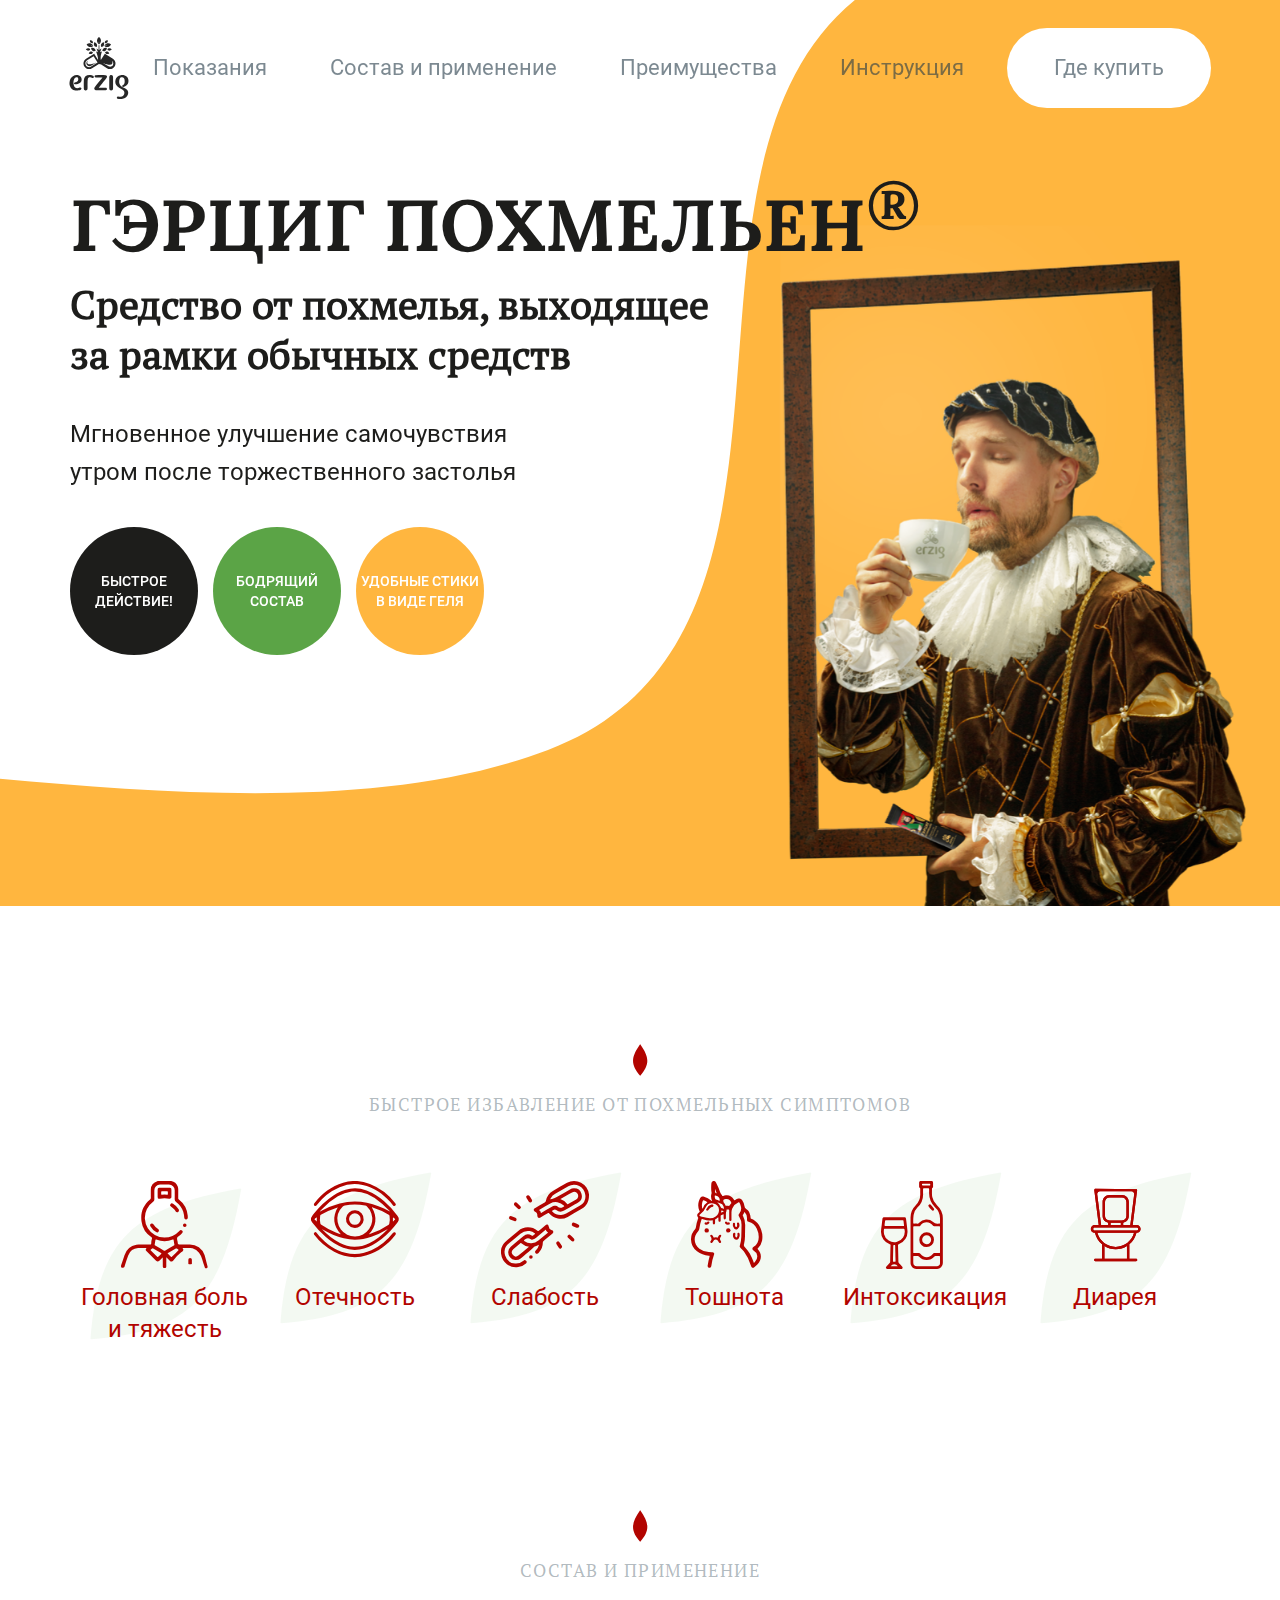
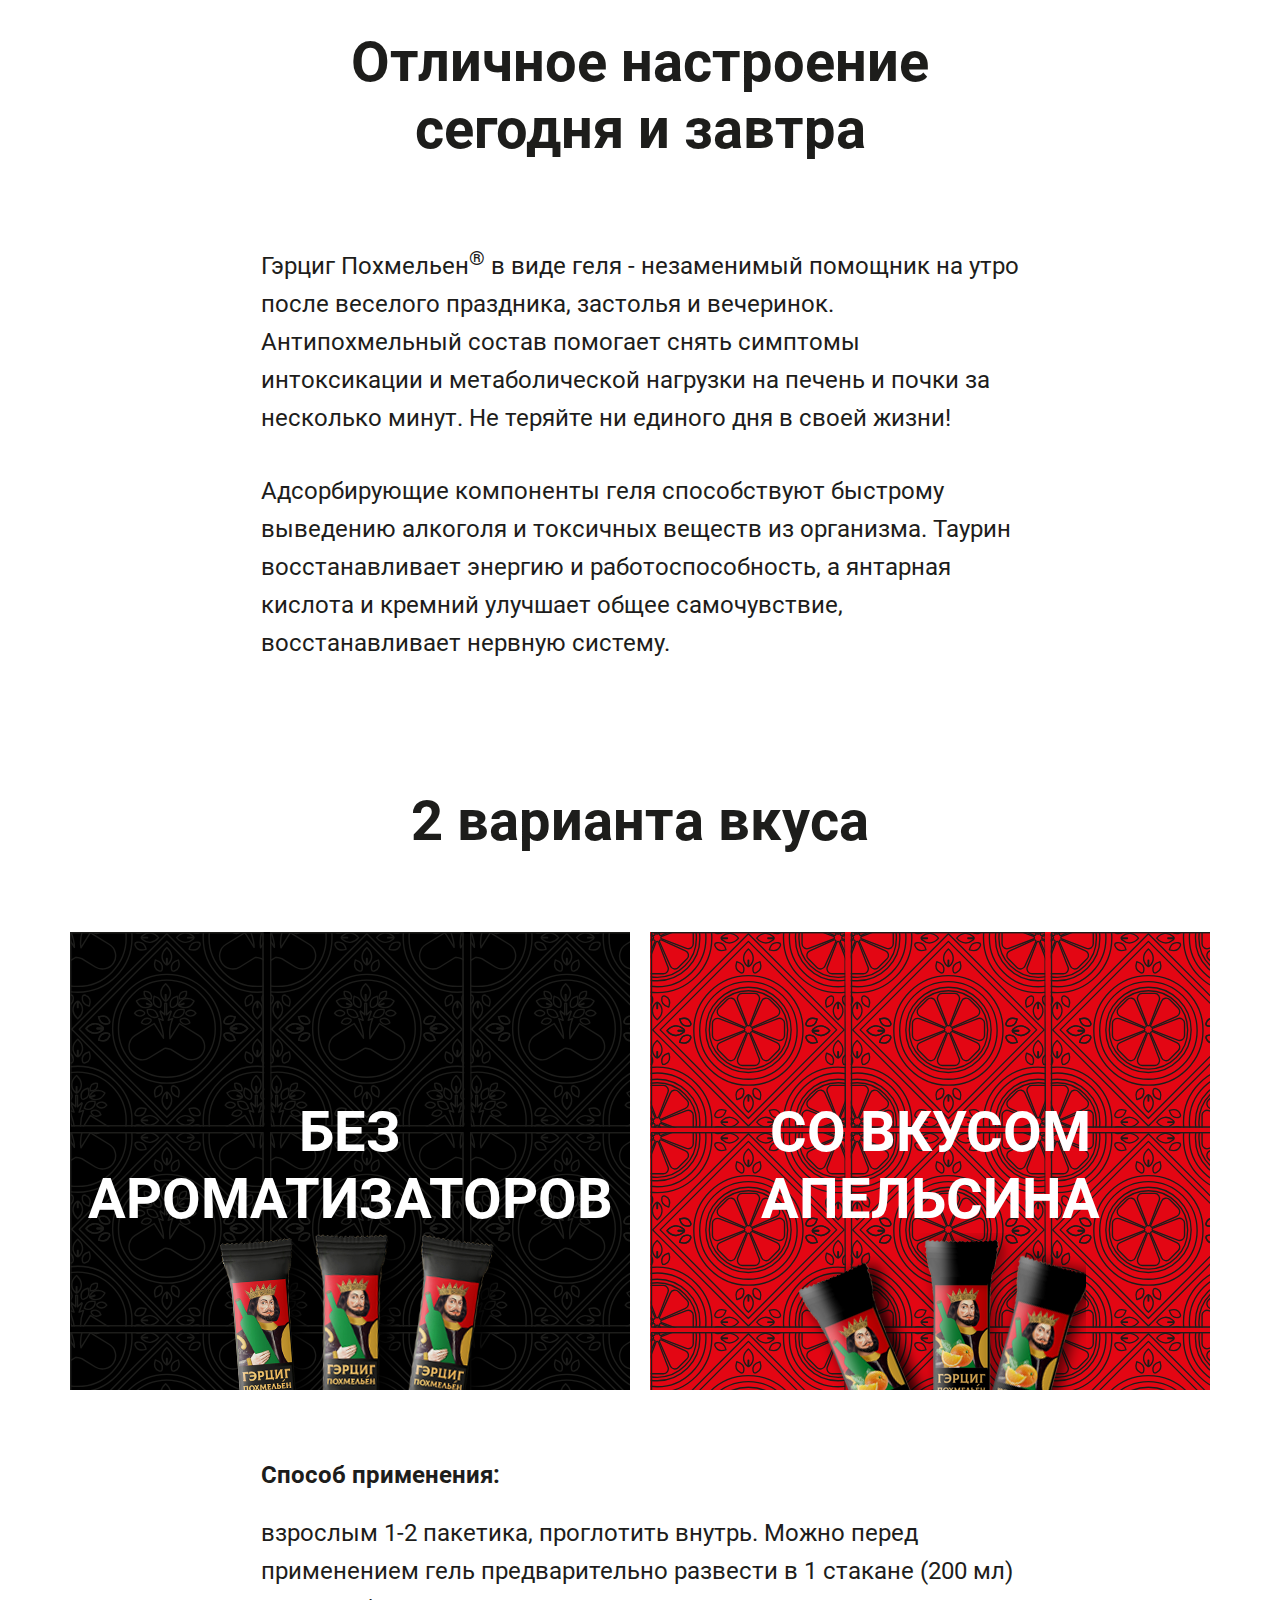
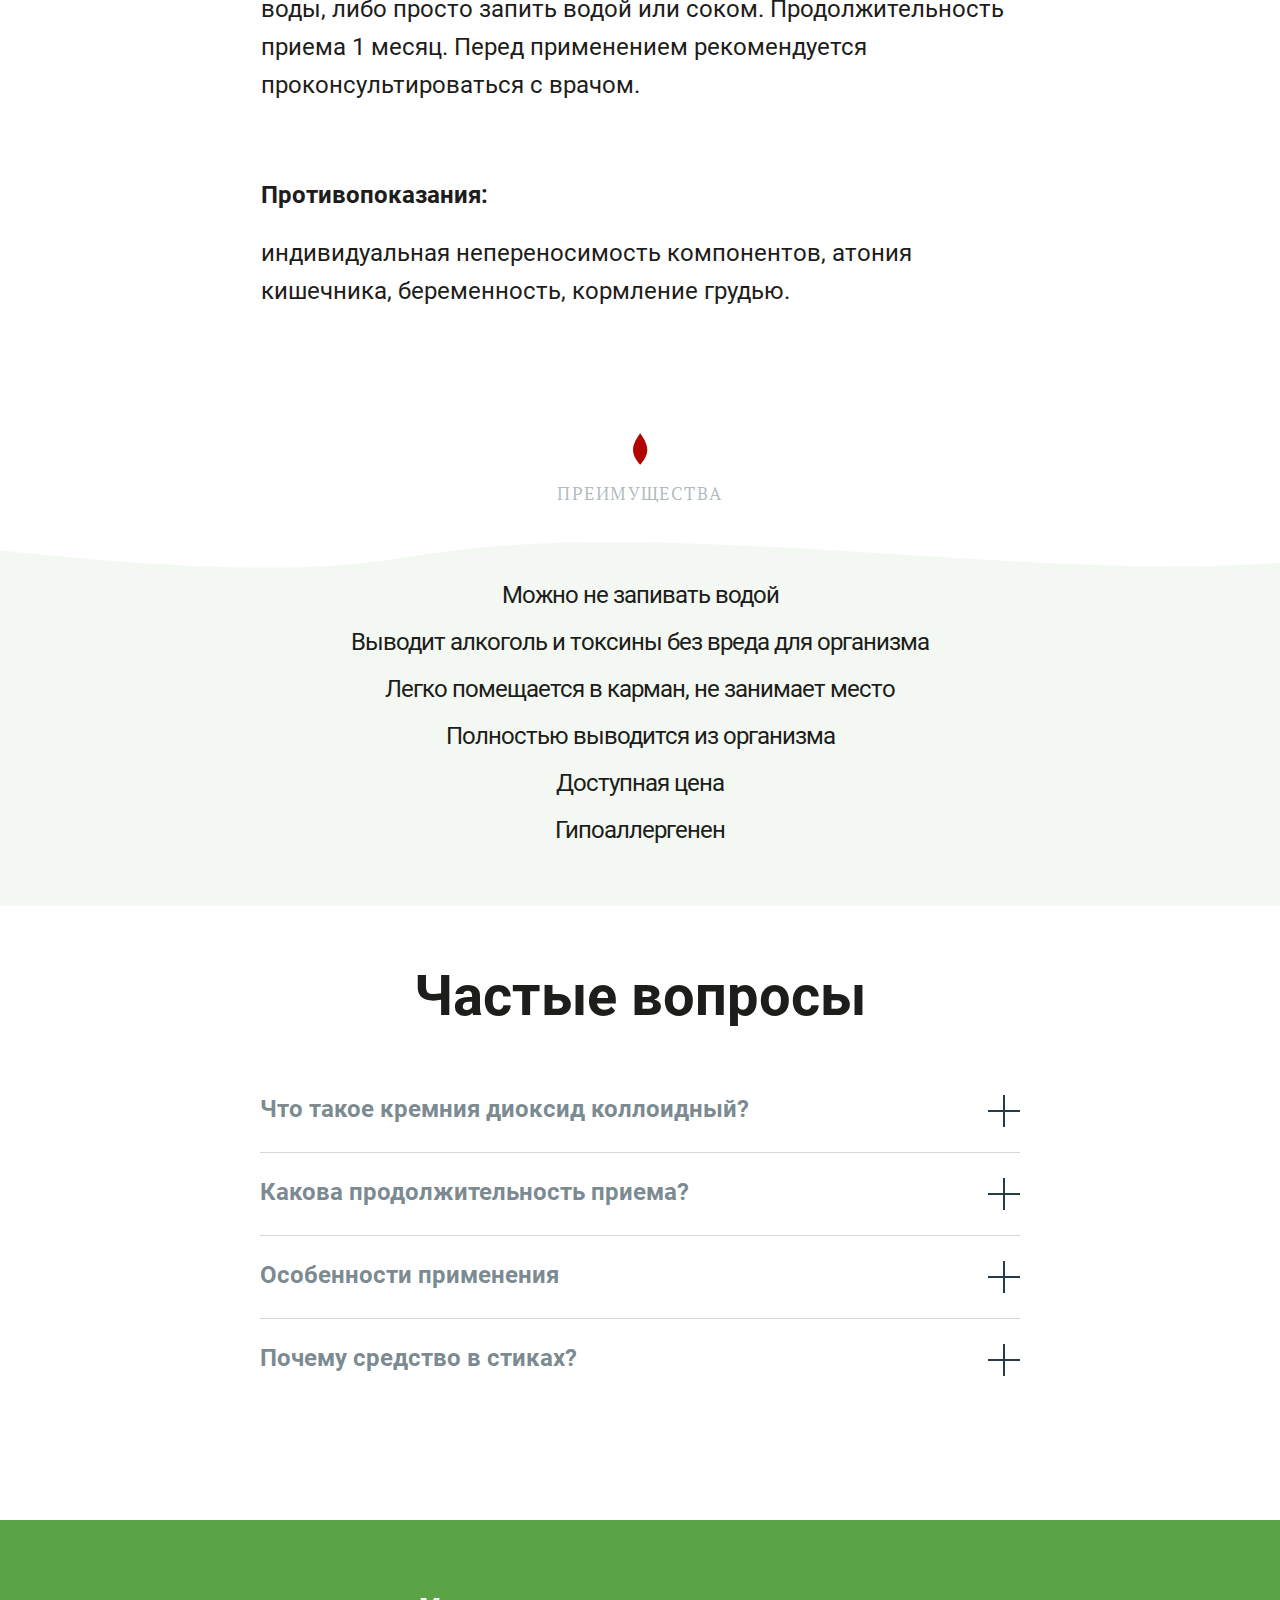
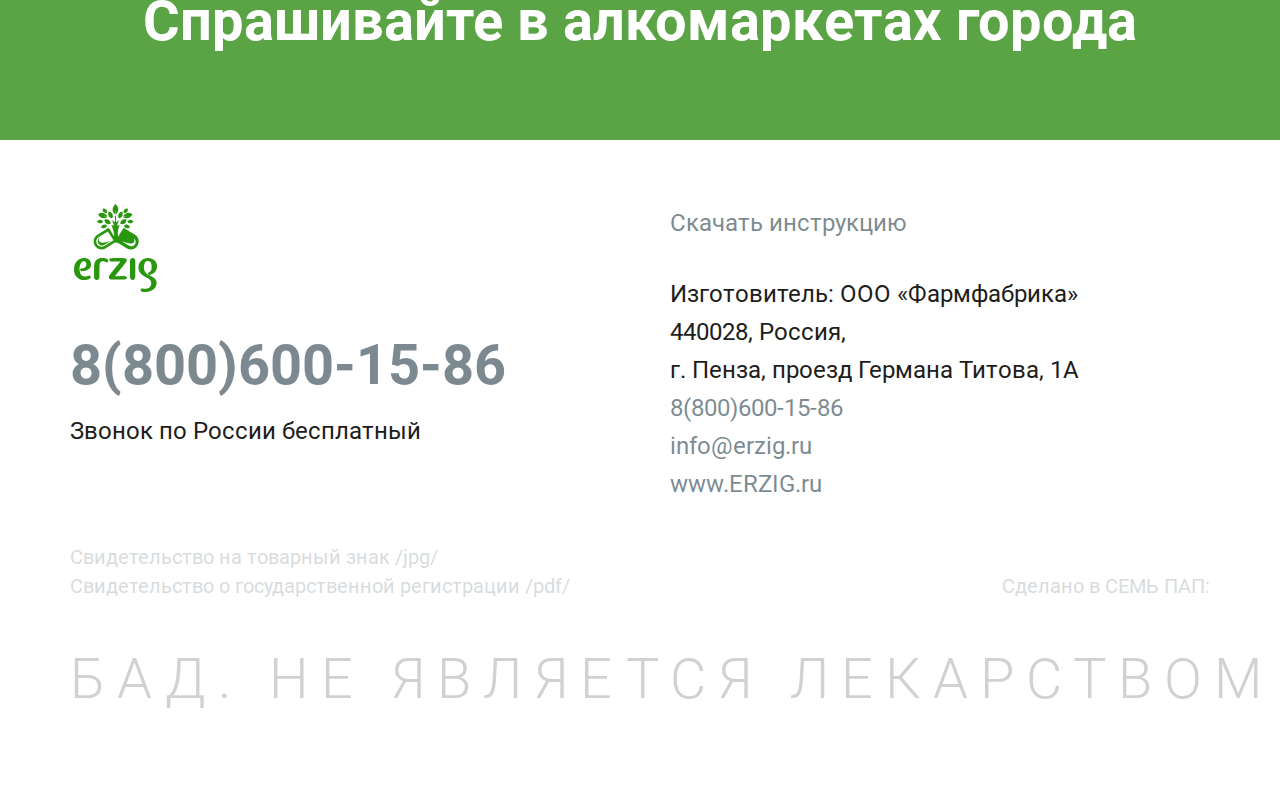
<file: index.html>
<!DOCTYPE html>
<html lang="ru">

<head>
    <meta charset="utf-8" />
    <title>Гэрциг Похмельен - современное средство от похмелья в виде геля</title>

    <link rel="stylesheet" href="css/fonts.css" />
    <link rel="stylesheet" href="css/styles.css" />
    <link rel="stylesheet" href="js/slick/slick.css" />
    <link rel="stylesheet" href="js/mcustomscrollbar/jquery.mCustomScrollbar.css" />
    <link rel="stylesheet" href="js/fancybox/jquery.fancybox.min.css" />

    <meta http-equiv="x-ua-compatible" content="ie=edge" />
    <meta name="viewport" content="width=device-width, initial-scale=1" />
</head>

<body>

    <!-- wrapper -->
    <div class="wrapper">

        <header>
            <div class="logo"></div>
            <div class="nav">
                <ul>
                    <li><a href="#indications">Показания</a></li>
                    <li><a href="#composition">Состав и применение</a></li>
                    <li><a href="#prefs">Преимущества</a></li>
                    <li><a href="#composition-text">Инструкция</a></li>
                    <li><a href="#buy">Где купить</a></li>
                </ul>
            </div>
        </header>

        <!-- slider -->
        <div class="slider">
            <div class="slider-bg">
                <svg width="1920" height="906" viewBox="0 0 1920 906" fill="none" xmlns="http://www.w3.org/2000/svg">
                    <path
                        d="M-16 905.998L-84 686C-84 686 268 898 320 798C372 698 880 867.005 1188 750C1496 632.995 1276 154 1508 -9.99997C1740 -174 2080 -37.9999 2080 -37.9999L1996 905.998H-16Z"
                        fill="#e2f2fb" />
                </svg>
            </div>
            <div class="slider-bg-mobile">
                <svg width="320" height="411" viewBox="0 0 320 411" fill="none" xmlns="http://www.w3.org/2000/svg" preserveAspectRatio="none">
                    <path
                        d="M1.09242 411L-10 239.527C-10 239.527 47.4196 281.419 55.902 261.659C64.3845 241.898 123.758 284.78 174 261.659C224.242 238.538 204.396 45.9924 284 11C363.604 -23.9924 366 43 366 43C447 147.541 376.534 294.321 329.298 411H1.09242Z"
                        fill="#e2f2fb" /> 
                </svg>
            </div>
            <div class="slider-list">
                <div class="slider-item">
                    <div class="slider-item-inner" data-flavor="#ffb63f" data-bg="#ffb63f">
                        <img class="slider-item-img-1" src="images/slider_1.png" alt="" />
                    </div>
                </div>
                <div class="slider-item">
                    <div class="slider-item-inner" data-flavor="#B20400" data-bg="#B20400">
                        <img class="slider-item-img-2" src="images/slider_2.png" alt="" />
                    </div>
                </div>
                <!-- <div class="slider-item">
                    <div class="slider-item-inner" data-flavor="#b74458" data-bg="#f0e8ea">
                        <img src="images/slider-3.png" alt="" />
                    </div>
                </div>
                <div class="slider-item">
                    <div class="slider-item-inner" data-flavor="#6ab74e" data-bg="#def4c4">
                        <img src="images/slider-4.png" alt="" />
                    </div>
                </div>
                <div class="slider-item">
                    <div class="slider-item-inner" data-flavor="#d71921" data-bg="#fae8e5">
                        <img src="images/slider-5.png" alt="" />
                    </div>
                </div>
                <div class="slider-item">
                    <div class="slider-item-inner" data-flavor="#b75333" data-bg="#f1e6dd">
                        <img src="images/slider-6.png" alt="" />
                    </div>
                </div> -->
            </div>
            <div class="slider-container">
                <div class="container">
                    <div class="slider-content">
                        
                        <h1 class="slider-title">ГЭРЦИГ ПОХМЕЛЬЕН<span><sup>®</sup></span></h1> <div class="slider-title slider-subtitle">Средство от похмелья, выходящее за рамки обычных средств</div>
                        <div class="slider-text">
                            Мгновенное улучшение самочувствия утром после торжественного застолья</div>
                        <div class="slider-prefs">
                            <div class="slider-pref"><span>Быстрое действие!</span></div>
                            <div class="slider-pref"><span>Бодрящий состав</span></div>
                            <div class="slider-pref"><span>Удобные стики в виде геля</span></div>
                        </div>
                    </div>
                </div>
            </div>
        </div>
        <!-- slider END -->

        <!-- indications -->
        <div class="indications" id="indications">
            <div class="container">
                <div class="section-title"><svg>
                    <use xlink:href="images/sprite.svg#dot"></use>
                </svg>Быстрое избавление от похмельных симптомов</div>
                <div class="indications-list">
                    <div class="indications-item">
                        <div class="indications-item-bg"><svg>
                                <use xlink:href="images/sprite.svg#dot"></use>
                            </svg></div>
                        <div class="indications-item-icon"><svg>
                                <use xlink:href="images/sprite.svg#indication-7"></use>
                            </svg></div>
                        <div class="indications-item-title">Головная боль<br> и тяжесть</div>
                    </div>
                    <div class="indications-item">
                        <div class="indications-item-bg"><svg>
                                <use xlink:href="images/sprite.svg#dot"></use>
                            </svg></div>
                        <div class="indications-item-icon"><svg>
                                <use xlink:href="images/sprite.svg#indication-8"></use>
                            </svg></div>
                        <div class="indications-item-title">Отечность</div>
                    </div>
                    <div class="indications-item">
                        <div class="indications-item-bg"><svg>
                                <use xlink:href="images/sprite.svg#dot"></use>
                            </svg></div>
                        <div class="indications-item-icon"><svg>
                                <use xlink:href="images/sprite.svg#indication-9"></use>
                            </svg></div>
                        <div class="indications-item-title">Слабость</div>
                    </div>
                    <div class="indications-item">
                        <div class="indications-item-bg"><svg>
                                <use xlink:href="images/sprite.svg#dot"></use>
                            </svg></div>
                        <div class="indications-item-icon"><svg>
                                <use xlink:href="images/sprite.svg#indication-10"></use>
                            </svg></div>
                        <div class="indications-item-title">Тошнота</div>
                    </div>
                    <div class="indications-item">
                        <div class="indications-item-bg"><svg>
                                <use xlink:href="images/sprite.svg#dot"></use>
                            </svg></div>
                        <div class="indications-item-icon"><svg>
                                <use xlink:href="images/sprite.svg#indication-11"></use>
                            </svg></div>
                        <div class="indications-item-title">Интоксикация</div>
                    </div>
                    <div class="indications-item">
                        <div class="indications-item-bg"><svg>
                                <use xlink:href="images/sprite.svg#dot"></use>
                            </svg></div>
                        <div class="indications-item-icon"><svg>
                                <use xlink:href="images/sprite.svg#indication-6"></use>
                            </svg></div>
                        <div class="indications-item-title">Диарея</div>
                    </div>
                </div>
            </div>
        </div>
        <!-- indications END -->

        <!-- composition -->
        <div class="composition" id="composition">
            <div class="container">
                <div class="section-title"><svg>
                        <use xlink:href="images/sprite.svg#dot"></use>
                    </svg>Состав и применение</div>
                <div class="composition-title">Отличное настроение сегодня и завтра</div>
                <div class="composition-text">
                    <p>Гэрциг Похмельен<sup>®</sup> в виде геля - незаменимый помощник на утро после веселого праздника, застолья и вечеринок. Антипохмельный состав помогает снять симптомы интоксикации и метаболической нагрузки на печень и почки за несколько минут. Не теряйте ни единого дня в своей жизни!</p>
                    <p>Адсорбирующие компоненты геля способствуют быстрому выведению алкоголя и токсичных веществ из организма. Таурин восстанавливает энергию и работоспособность, а янтарная кислота и кремний улучшает общее самочувствие, восстанавливает нервную систему.</p>
                </div>
                <div class="composition-forms-title">2 варианта вкуса</div>
                <div class="composition-forms">
                    <div class="composition-form">
                        <div class="composition-form-container">
                            <div class="composition-form-name">Без ароматизаторов</div>
                            <div class="composition-form-img"><img src="images/composition-form-1.png" alt="" /></div>
                        </div>
                    </div>
                    <div class="composition-form">
                        <div class="composition-form-container">
                            <div class="composition-form-name">Со вкусом апельсина</div>
                            <div class="composition-form-img"><img src="images/composition-form-2.png" alt="" /></div>
                        </div>
                    </div>
                </div>
                <div class="composition-text" id="composition-text">
                    <p><strong>Способ применения:</strong></p>
                    <p>взрослым 1-2 пакетика, проглотить внутрь. Можно перед применением гель предварительно развести в 1 стакане (200 мл) воды, либо просто запить водой или соком. Продолжительность приема 1 месяц. Перед применением рекомендуется проконсультироваться с врачом.</p>
                    <p><strong>Противопоказания:</strong></p>
                    <p>индивидуальная непереносимость компонентов, атония кишечника, беременность, кормление грудью.</p>
                </div>
            </div>
        </div>
        <!-- composition END -->

        <!-- prefs -->
        <div class="prefs" id="prefs">
            <div class="container">
                <div class="section-title"><svg>
                        <use xlink:href="images/sprite.svg#dot"></use>
                    </svg>Преимущества</div>
                    <div class="flavors-slider-bg">
                        <svg width="1920" height="865" viewBox="0 0 1920 865" fill="none" xmlns="http://www.w3.org/2000/svg" preserveAspectRatio="none">
                            <path d="M2080 201.151L1960 864.221H-55.9997C-55.9997 864.221 -79.9982 412.22 -131.999 128.22C-183.999 -155.78 420.001 227.226 728.001 110.221C1036 -6.78389 1500 246.255 1766 58.2203C2032 -129.814 2080 201.151 2080 201.151Z" fill="#ffb63f"></path>
                        </svg>
                    </div>
                <div class="prefs-list">
                    
                    <div class="prefs-item">
                        
                        <div class="prefs-item-title">Можно не запивать водой</div>
                    </div>
                    <div class="prefs-item">
                        
                        <div class="prefs-item-title">Выводит алкоголь и токсины без вреда для организма</div>
                    </div>
                    <div class="prefs-item">
                        
                        <div class="prefs-item-title">Легко помещается в карман, не занимает место</div>
                    </div>
                    <div class="prefs-item">
                        
                        <div class="prefs-item-title">Полностью выводится из организма</div>
                    </div>
                    <div class="prefs-item">
                        
                        <div class="prefs-item-title">Доступная цена</div>
                    </div>
                    <div class="prefs-item">
                        
                        <div class="prefs-item-title">Гипоаллергенен</div>
                    </div>
                </div>
            </div>
        </div>
        <!-- prefs END -->

        <!-- flavors -->
        <!-- <div class="flavors">
            <div class="flavors-title">Выбери свой гель</div>
            <div class="flavors-slider">
                <div class="flavors-slider-bg">
                    <svg width="1920" height="865" viewBox="0 0 1920 865" fill="none"
                        xmlns="http://www.w3.org/2000/svg">
                        <path
                            d="M2080 201.151L1960 864.221H-55.9997C-55.9997 864.221 -79.9982 412.22 -131.999 128.22C-183.999 -155.78 420.001 227.226 728.001 110.221C1036 -6.78389 1500 246.255 1766 58.2203C2032 -129.814 2080 201.151 2080 201.151Z"
                            fill="#fbe8a6" />
                    </svg>
                </div>
                <div class="flavors-slider-bg-mobile">
                    <svg width="320" height="862" viewBox="0 0 320 862" fill="none" xmlns="http://www.w3.org/2000/svg">
                        <path
                            d="M355 94.3451L334.902 862H-2.74329C-2.74329 862 -6.76263 193.551 -15.4718 60.0662C-24.1811 -73.4188 76.9787 106.601 128.563 51.6063C180.148 -3.38799 257.86 115.545 302.411 27.1652C346.961 -61.2145 355 94.3451 355 94.3451Z"
                            fill="#FBE8A6" />
                    </svg>
                </div>
                <div class="flavors-slider-img">
                    <div class="flavors-slider-img-list">
                        <div class="flavors-slider-img-item">
                            <div class="flavors-slider-img-item-inner" data-bg="#fbe8a6"><img
                                    src="images/flavors-01.png" alt="" /></div>
                        </div>
                        <div class="flavors-slider-img-item">
                            <div class="flavors-slider-img-item-inner" data-bg="#f0e8ea"><img
                                    src="images/flavors-02.png" alt="" /></div>
                        </div>
                        <div class="flavors-slider-img-item">
                            <div class="flavors-slider-img-item-inner" data-bg="#def4c4"><img
                                    src="images/flavors-03.png" alt="" /></div>
                        </div>
                        <div class="flavors-slider-img-item">
                            <div class="flavors-slider-img-item-inner" data-bg="#fae8e5"><img
                                    src="images/flavors-04.png" alt="" /></div>
                        </div>
                        <div class="flavors-slider-img-item">
                            <div class="flavors-slider-img-item-inner" data-bg="#e2f2fb"><img
                                    src="images/flavors-05.png" alt="" /></div>
                        </div>
                        <div class="flavors-slider-img-item">
                            <div class="flavors-slider-img-item-inner" data-bg="#f1e6dd"><img
                                    src="images/flavors-06.png" alt="" /></div>
                        </div>
                        <div class="flavors-slider-img-item">
                            <div class="flavors-slider-img-item-inner flavors-slider-img-item-inner-stick"
                                data-bg="#fbe8a6"><img src="images/flavors-07.png" alt="" /></div>
                        </div>
                        <div class="flavors-slider-img-item">
                            <div class="flavors-slider-img-item-inner flavors-slider-img-item-inner-stick"
                                data-bg="#f0e8ea"><img src="images/flavors-08.png" alt="" /></div>
                        </div>
                        <div class="flavors-slider-img-item">
                            <div class="flavors-slider-img-item-inner flavors-slider-img-item-inner-stick"
                                data-bg="#def4c4"><img src="images/flavors-09.png" alt="" /></div>
                        </div>
                        <div class="flavors-slider-img-item">
                            <div class="flavors-slider-img-item-inner flavors-slider-img-item-inner-stick"
                                data-bg="#fae8e5"><img src="images/flavors-10.png" alt="" /></div>
                        </div>
                        <div class="flavors-slider-img-item">
                            <div class="flavors-slider-img-item-inner flavors-slider-img-item-inner-stick"
                                data-bg="#e2f2fb"><img src="images/flavors-11.png" alt="" /></div>
                        </div>
                        <div class="flavors-slider-img-item">
                            <div class="flavors-slider-img-item-inner flavors-slider-img-item-inner-stick"
                                data-bg="#f1e6dd"><img src="images/flavors-12.png" alt="" /></div>
                        </div>
                    </div>
                </div>
                <div class="flavors-slider-text">
                    <div class="flavors-slider-text-list">
                        <div class="flavors-slider-text-item">
                            <div class="flavors-slider-text-item-inner"><span>/</span>Без аромата</div>
                        </div>
                        <div class="flavors-slider-text-item">
                            <div class="flavors-slider-text-item-inner"><span>/</span>Апельсин</div>
                        </div>
                       
                    </div>
                </div>
                
            </div>
        </div> -->
        <!-- flavors END -->

        <div class="faq">
            <div class="faq-title">Частые вопросы</div>
            <div class="faq-list">
                <div class="faq-item">
                    <div class="faq-item-title"><a href="#">Что такое кремния диоксид коллоидный?</a></div>
                    <div class="faq-item-text">Кремния диоксид коллоидный - одно из двух активных веществ, входящих в
                        состав Гэрциг Похмельен, не расщепляется и не всасывается в ЖКТ. Попадая в
                        кишечник, окружает вредоносные бактерии и выводит их из организма в неизмененном виде.</div>
                </div>
                <div class="faq-item">
                    <div class="faq-item-title"><a href="#">Какова продолжительность приема?</a></div>
                    <div class="faq-item-text">Не более месяца.</div>
                </div>
                <div class="faq-item">
                    <div class="faq-item-title"><a href="#">Особенности применения</a></div>
                    <div class="faq-item-text">Перед применением тщательно разомните стик в руках.</div>
                </div>
                
                <div class="faq-item">
                    <div class="faq-item-title"><a href="#">Почему средство в стиках?</a></div>
                    <div class="faq-item-text">Преимущества стиков:<br /> · легко брать с собой в путешествие;<br /> · компактный формат для большого застолья;<br /> · вы собираете аптечку
                        для ежедневного использования вне дома (для дамской сумочки, для автомобиля, на рабочем месте и
                        т.д.).<br /></div>
                </div>
            </div>
        </div>

        <div class="buy" id="buy">Спрашивайте в&nbsp;алкомаркетах города</div>

        <footer>
            <div class="container">
                <div class="footer-left">
                    <div class="footer-logo"></div>
                    <div class="footer-phone"><a href="tel:+78006001586">8(800)600-15-86</a></div>
                    <div class="footer-phone-text">Звонок по России бесплатный</div>
                </div>
                <div class="footer-right">
                    <div class="footer-download"><a href="#" download>Скачать инструкцию</a></div>
                    <div class="footer-info">
                        <p>Изготовитель: ООО «Фармфабрика»</p>
                        <p>440028, Россия,<br /> г. Пенза, проезд Германа Титова, 1А</p>
                        <p><a href="tel:+78006001586">8(800)600-15-86</a></p>
                        <p><a href="mailto:info@erzig.ru">info@erzig.ru</a></p>
                        <p><a href="https://www.erzig.ru" target="_blank">www.ERZIG.ru</a></p>
                    </div>
                </div>
                <div class="footer-copyrights">
                    <p><a href="images/svidetelsvo-na-tovarnyj-znak.jpg" target="_blank">Свидетельство на товарный знак
                            /jpg/</a></p>
                    <p><a href="images/svidetelsvo-o-gosudarstvennoj-registracii-enterosorbent-gel-plus.pdf"
                            target="_blank">Свидетельство о государственной регистрации /pdf/</a>
                    </p>
                    <!-- <p><a href="#" data-fancybox="" data-src="#terms-popup" data-modal="true">Политика
                            конфиденциальности</a></p> -->
                    <div class="footer-developer"><a href="https://7pap.ru" target="_blank">Сделано в СЕМЬ ПАП:</a>
                    </div>
                </div>
                <div class="footer-disclamer">БАД. НЕ ЯВЛЯЕТСЯ ЛЕКАРСТВОМ</div>
            </div>
        </footer>

    </div>
    <!-- wrapper END -->

    <!-- <div id="terms-popup" class="modal" style="display: none;">
        <div class="close" data-fancybox-close><svg width="23" height="22" viewBox="0 0 23 22" fill="none"
                xmlns="http://www.w3.org/2000/svg">
                <path d="M1 1L21 21M21 1L1 21" stroke-width="2" stroke-linecap="round" />
            </svg></div>
        <div class="modal-content">
            <div class="modal-title">Политика конфиденциальности</div>
            <div class="modal-text">
                <p align="justify">Предоставляя свои персональные данные Пользователь/ Покупатель сайта даёт согласие
                    на&nbsp;обработку, хранение и&nbsp;использование своих персональных данных на&nbsp;основании ФЗ
                    №&nbsp;152-ФЗ «О&nbsp;персональных данных» от&nbsp;27.07.2006&nbsp;г.&nbsp;в&nbsp;следующих целях:
                </p>
                <p align="justify">Регистрации Пользователя на&nbsp;сайте erzig.ru</p>
                <p align="justify">Осуществление клиентской поддержки</p>
                <p align="justify">Получения Пользователем информации о&nbsp;маркетинговых событиях</p>
                <p align="justify">Выполнение Продавцом /ООО «Эрциг» обязательств перед Покупателем</p>
                <p align="justify">Проведения аудита и&nbsp;прочих внутренних исследований с&nbsp;целью повышения
                    качества предоставляемых услуг.</p>
                <p align="justify">Под персональными данными подразумевается любая информация личного характера,
                    позволяющая установить личность Покупателя такая как:</p>
                <p align="justify">Фамилия, Имя, Отчество</p>
                <p align="justify">Дата рождения</p>
                <p align="justify">Контактный телефон</p>
                <p align="justify">Адрес электронной почты</p>
                <p align="justify">Почтовый адрес</p>
                <p align="justify">Персональные данные Покупателей хранятся исключительно на&nbsp;электронных носителях
                    и&nbsp;обрабатываются с&nbsp;использованием автоматизированных систем, за&nbsp;исключением случаев,
                    когда неавтоматизированная обработка персональных данных необходима в&nbsp;связи с&nbsp;исполнением
                    требований законодательства.</p>
                <p align="justify">Продавец обязуется не&nbsp;передавать полученные персональные данные третьим лицам,
                    за&nbsp;исключением следующих случаев:</p>
                <p align="justify">По&nbsp;запросам уполномоченных органов государственной власти&nbsp;РФ только
                    по&nbsp;основаниям и&nbsp;в&nbsp;порядке, установленным законодательством РФ</p>
                <p align="justify">Стратегическим партнерам, которые работают с&nbsp;Продавцом для предоставления
                    продуктов и&nbsp;услуг, или тем из&nbsp;них, которые помогают Продавцу реализовывать продукты
                    и&nbsp;услуги потребителям. Мы&nbsp;предоставляем третьим лицам минимальный объем персональных
                    данных, необходимый только для оказания требуемой услуги или проведения необходимой транзакции.</p>
                <p align="justify">Продавец оставляет за&nbsp;собой право вносить изменения в&nbsp;одностороннем порядке
                    в&nbsp;настоящие правила, при условии, что изменения не&nbsp;противоречат действующему
                    законодательству РФ. Изменения условий настоящих правил вступают в&nbsp;силу после
                    их&nbsp;публикации на&nbsp;Сайте.</p>
                <p align="justify">Настоящее согласие Пользователя на обработку его/ее персональных данных, указанных
                    при оформлении заявки на Сайте Продавца, направляемых (заполненных) с использованием настоящего
                    Сайта, действует с момента оформления заявки на Сайте до момента его отзыва. Согласие на обработку
                    персональных данных, указанных при оформлении заявки на Сайте, направляемых (заполненных) с
                    использованием настоящего Сайта, может быть отозвано Пользователем при подаче письменного заявления
                    (отзыва) Продавцу. Обработка персональных данных Пользователя прекращается в течение 2 месяцев с
                    момента получения Продавцом письменного заявления (отзыва) Пользователя и/или в случае достижения
                    цели обработки и уничтожается в срок и на условиях, установленных законом, если не предусмотрено
                    иное. Обезличенные персональные данные Пользователя могут использоваться Продавцом в статистических
                    (и иных исследовательских целей) после получения заявления (отзыва) согласия, а также после
                    достижения целей, для которых настоящее согласие было получено.</p>
                <p align="justify">Данный Сайт позволяет Продавцу получать информацию, содержащую персональные данные
                    Пользователя, которые могут использоваться для идентификации Пользователя («Ваши персональные
                    данные»), в случае, если Пользователь добровольно предоставляет ее Продавцу.</p>
                <p align="justify">Пользователь даёт согласие Продавцу на обработку своих персональных данных, а именно:
                    фамилия имя отчество, контактный телефон, адрес электронной почты, название компании, а также всех
                    персональных данных, которые необходимы для связи с Пользователем и для совершения сделок с
                    Пользователем.</p>
                <p align="justify">Используя сервисы Сайта, Пользователь дает свое согласие на обработку персональных
                    данных в порядке, определяемом Продавцом. Продавец информирует Пользователя, что такие действия
                    могут быть совершены заполнением соответствующей веб-формы, конклюдентными действиями или
                    акцептованием пользовательского соглашения.</p>
                <p align="justify">В целях исполнения обязательств по сделкам с Продавцом Пользователь предоставляет
                    Продавцу право осуществлять любые действия (операции) со своими персональными данными без
                    ограничения: сбор, запись, учет, систематизацию, хранение, уточнение (обновление, изменение),
                    извлечение, накопление, обезличивание, блокирование, удаление, уничтожение; использование в
                    статистических целях, в целях проведения анализа, в целях информирования Пользователя (с передачей
                    по SMS или электронной почтой) о продуктах и услугах Продавца, а также осуществлять любые иные
                    действия с учетом действующего законодательства.</p>
                <p align="justify">Данный Сайт может использовать технологию, известную как cookie-файл. Сookie-файл —
                    это сообщение, которое веб-сервер высылает на компьютер Пользователя, когда Пользователь заходит на
                    Сайт. При повторном посещении, Сайт проверит, имеется ли на компьютере Пользователя один из наших
                    сookie-файлов. Наши cookie-файлы увеличивают функциональность Сайта и помогают нам более точно
                    анализировать, как используется Сайт.</p>
                <p align="justify">Данный Сайт использует адреса Интернет-протокола (IP). IP-адрес — это номер,
                    присваиваемый компьютеру Интернет-провайдером для доступа к Интернету. Обычно IP-адрес изменяется
                    всякий раз, когда Пользователь входит в Интернет (это «динамичный» адрес). Тем не менее, если
                    используется высокоскоростное соединение, в зависимости от обстоятельств, возможно, что IP-адрес или
                    даже cookie-файл, который мы используем, содержит идентифицируемую информацию. Это происходит
                    потому, что при некоторых видах высокоскоростного соединения Ваш IP-адрес не изменяется («статичен»)
                    и может ассоциироваться с компьютером Пользователя. Мы используем IP-адрес Пользователя для
                    сообщения общей информации по использованию Сайта, а также для его доработки.</p>
                <p align="justify">Данный Сайт использует технологию для определения местоположения Пользователя.</p>
                <p align="justify">Пользователь обязано покинуть данный Сайт, если не хочет, чтобы вышеперечисленные
                    данные (cookie, данные об IP-адресе и местоположении) обрабатывались.</p>
                <p align="justify">Данный Сайт не предназначен для лиц моложе 18 лет. Мы не собираем персональные данные
                    лиц, которые по имеющейся у нас информации не достигли 18-летнего возраста. На данном Сайте, где
                    собирается информация, используется стандартное шифрование протокола защиты информации (SSL). Тем не
                    менее, чтобы воспользоваться этой опцией, браузер должен поддерживать криптографическое закрытие
                    (начиная с версии Internet Explorer 3.0 и далее). Продавец оставляет за собой право предоставлять
                    информацию государственным органам при соответствующих запросах или в случаях, предусмотренных
                    законодательством.</p>
                <p align="justify">Для удаления информации о Пользователе из наших контактных списков, необходимо
                    обращаться по следующему адресу: ООО «Эрциг», 440067, Россия, г. Пенза, а/я 550, тел.: +7 (8412)
                    39-66-38 или по е-mail:&nbsp;<a href="mailto:info@erzig.ru">info@erzig.ru</a></p>
                <p align="justify">Пользователь может продолжать получать материалы, пока ведется обновление наших
                    списков. Периодически Правила конфиденциальности веб-сайта могут обновляться. После обновления
                    данные правила будут доступны на настоящей странице.</p>
            </div>
        </div>
    </div> -->

    <script>
        var pathTemplate = './';
    </script>

    <script src="js/svg4everybody.min.js"></script>
    <script>svg4everybody();</script>

    <script src="js/jquery-3.6.0.min.js"></script>
    <script src="js/slick/slick.min.js"></script>
    <script src="js/mcustomscrollbar/jquery.mCustomScrollbar.concat.min.js"></script>
    <script src="js/fancybox/jquery.fancybox.min.js"></script>
    <script src="js/tools.js"></script>

</body>

</html>
</file>
<file: css/fonts.css>
@font-face {
    font-family: "PTSerif";
    src: url("fonts/PTSerif-Regular.woff") format("woff");
    font-weight: normal;
    font-style: normal;
    font-display: swap
}

@font-face {
    font-family: "Lora";
    src: url("fonts/Lora-Bold.woff") format("woff");
    font-weight: 700;
    font-style: normal;
    font-display: swap
}

@font-face {
    font-family: "Roboto";
    src: url("fonts/Roboto-Light.woff") format("woff");
    font-weight: 300;
    font-style: normal;
    font-display: swap
}

@font-face {
    font-family: "Roboto";
    src: url("fonts/Roboto-Regular.woff") format("woff");
    font-weight: normal;
    font-style: normal;
    font-display: swap
}

@font-face {
    font-family: "Roboto";
    src: url("fonts/Roboto-Medium.woff") format("woff");
    font-weight: 500;
    font-style: normal;
    font-display: swap
}

@font-face {
    font-family: "Roboto";
    src: url("fonts/Roboto-Bold.woff") format("woff");
    font-weight: 700;
    font-style: normal;
    font-display: swap
}
</file>
<file: css/styles.css>
*,
*::before,
*::after {
  outline: none;
  -webkit-box-sizing: border-box;
          box-sizing: border-box;
}

a {
  color: rgba(36, 59, 72, 0.6);
  -webkit-transition: color 0.2s;
  transition: color 0.2s;
  text-decoration: none;
}

a:hover {
  color: #1D1D1B;
}

html {
  min-width: 320px;
}

h1 {
  font-family: "Lora", sans-serif;
  margin: 0;
}

body {
  min-width: 320px;
  margin: 0;
  padding: 0;
  font: 24px/38px Roboto, sans-serif;
  color: #1D1D1B;
  background: #fff;
  -webkit-text-size-adjust: 100%;
  -webkit-font-smoothing: antialiased;
  -moz-osx-font-smoothing: grayscale;
  overflow-anchor: none;
}

@media (max-width: 1179px) {
  body {
    font-size: 16px;
    line-height: 23px;
  }
}

@media (min-width: 1180px) {
  img {
    border: none;
    max-width: 100%;
    height: auto;
  }
  strong, b {
    font-weight: 600;
  }
  .container {
    max-width: 1180px;
    margin: 0 auto;
    padding: 0 20px;
  }
  .container::after {
    content: "";
    display: block;
    clear: both;
  }
}

@media (max-width: 1179px) {
  .container {
    padding: 0 16px;
  }
}

.wrapper {
  width: 100%;
  min-width: 320px;
  position: relative;
  overflow: hidden;
}

header {
  position: absolute;
  left: 0;
  top: 0;
  right: 0;
  z-index: 20;
}

.logo {
  float: left;
  margin: 37px 0 0 67px;
  width: 64px;
  height: 62px;
  background: url(../images/header-logo.svg) no-repeat;
  background-size: 100% 100%;
}

@media (max-width: 1179px) {
  .logo {
    margin: 16px 0 0 16px;
    width: 37px;
    height: 36px;
  }
}

.nav {
  float: right;
  margin: 28px 69px 0 0;
}

.nav ul {
  margin: 0;
  padding: 0;
  list-style: none;
  float: left;
  font-size: 22px;
  line-height: 80px;
}

.nav ul li {
  float: left;
  margin: 0 0 0 63px;
  padding: 0;
}

.nav ul li:first-child {
  margin: 0;
}

.nav ul li:last-child {
  margin: 0 0 0 43px;
}

.nav ul li a {
  display: block;
}

.nav ul li:last-child a {
  padding: 0 47px;
  background: #fff;
  border-radius: 40px;
}

@media (max-width: 1799px) {
  .slider-item-img-1 {
    top: 225px !important;
    width: 470px;
  }
  .slider-item-img-2 {
    top: 260px !important;
    width: 525px;
  }
}

@media (max-width: 1179px) {
  .nav {
    display: none;
  }
}

.slider {
  height: 100vh;
  position: relative;
}

.slider-bg {
  position: absolute;
  left: 0;
  top: 0;
  right: 0;
  bottom: 0;
}

.slider-bg svg {
  display: block;
  position: absolute;
  right: 0;
  top: 0;
  width: 1920px;
  height: 906px;
}

.slider-bg svg path {
  -webkit-transition: fill 0.2s;
  transition: fill 0.2s;
}

.slider-bg-mobile {
  display: none;
}

.slider-list {
  position: relative;
  font-size: 0;
  line-height: 0;
  letter-spacing: -1px;
  white-space: nowrap;
}

.slider-item {
  display: inline-block;
  vertical-align: top;
  width: 100%;
}

.slider-item-inner {
  position: relative;
  height: 906px;
}

.slider-item-inner img {
  position: absolute;
  max-width: none;
  right: 30px;
  top: 100px;
  display: block;
  -webkit-transform: scale(0.85);
          transform: scale(0.85);
  -webkit-transition: -webkit-transform 0.5s;
  transition: -webkit-transform 0.5s;
  transition: transform 0.5s;
  transition: transform 0.5s, -webkit-transform 0.5s;
  -webkit-transform-origin: left center;
          transform-origin: left center;
}

.slider-list .slick-active .slider-item-inner img {
  -webkit-transform: scale(1);
          transform: scale(1);
}

.slider-list .slick-prev,
.slider-list .slick-next {
  display: block;
  position: absolute;
  z-index: 2;
  top: 593px;
  width: 34px;
  height: 58px;
  border: none;
  border-radius: 0;
  margin: 0;
  padding: 0;
  outline: none;
  -webkit-appearance: none;
  cursor: pointer;
  background: none;
}

.slider-list .slick-prev {
  right: 520px;
}

.slider-list .slick-next {
  right: 441px;
}

.slider-list .slick-prev svg,
.slider-list .slick-next svg {
  display: block;
  width: 34px;
  height: 58px;
  fill: #fff;
}

.slider-list .slick-dots {
  position: absolute;
  right: 642px;
  bottom: 150px;
  margin: 0;
  padding: 0;
  list-style: none;
  text-align: center;
  font-size: 0;
  line-height: 0;
  letter-spacing: -1px;
}

.slider-list .slick-dots li {
  margin: 0;
  padding: 0;
  display: inline-block;
  vertical-align: top;
  position: relative;
}

.slider-list .slick-dots li:nth-child(1) {
  margin: 15px 0 0 0;
}

.slider-list .slick-dots li:nth-child(2) {
  margin: 10px 0 0 43px;
  -webkit-transform: rotate(-15deg);
          transform: rotate(-15deg);
}

.slider-list .slick-dots li:nth-child(3) {
  margin: 0 0 0 36px;
  -webkit-transform: rotate(-30deg);
          transform: rotate(-30deg);
}

.slider-list .slick-dots li:nth-child(4) {
  margin: -15px 0 0 36px;
  -webkit-transform: rotate(-30deg);
          transform: rotate(-30deg);
}

.slider-list .slick-dots li:nth-child(5) {
  margin: -49px 0 0 36px;
  -webkit-transform: rotate(-30deg);
          transform: rotate(-30deg);
}

.slider-list .slick-dots li:nth-child(6) {
  margin: -80px 0 0 36px;
  -webkit-transform: rotate(-30deg);
          transform: rotate(-30deg);
}

.slider-list .slick-dots li button {
  display: block;
  position: relative;
  width: 23px;
  height: 23px;
  border-radius: 0;
  border: 0;
  background: transparent;
  margin: 0;
  padding: 0;
  outline: none;
  -webkit-appearance: none;
  cursor: pointer;
  font-size: 0;
  line-height: 0;
  text-indent: 100px;
}

.slider-list .slick-dots li button svg {
  display: block;
  width: 23px;
  height: 23px;
  fill: #e2f1fb;
  -webkit-transition: fill 0.2s, -webkit-transform 0.2s;
  transition: fill 0.2s, -webkit-transform 0.2s;
  transition: fill 0.2s, transform 0.2s;
  transition: fill 0.2s, transform 0.2s, -webkit-transform 0.2s;
}

.slider-list .slick-dots li.slick-active button svg {
  fill: #64c3ec;
  -webkit-transform: scale(1.39);
          transform: scale(1.39);
}

.slider-list .slick-dots li.slick-active:nth-child(2) button svg {
  fill: #fdaa17;
}

.slider-list .slick-dots li.slick-active:nth-child(3) button svg {
  fill: #b74458;
}

.slider-list .slick-dots li.slick-active:nth-child(4) button svg {
  fill: #6ab74e;
}

.slider-list .slick-dots li.slick-active:nth-child(5) button svg {
  fill: #d71921;
}

.slider-list .slick-dots li.slick-active:nth-child(6) button svg {
  fill: #b75333;
}

@media (max-width: 1179px) {
  .slider {
    height: 690px;
  }
  .slider-bg {
    display: none;
  }
  .slider-bg-mobile {
    display: block;
    position: absolute;
    left: 0;
    right: 0;
    bottom: 0;
  }
  .slider-bg-mobile svg {
    display: block;
    position: absolute;
    right: 0;
    bottom: 0;
    width: 100%;
    height: 411px;
  }
  .slider-bg-mobile svg path {
    -webkit-transition: fill 0.2s;
    transition: fill 0.2s;
  }
  .slider-item-inner {
    height: 690px;
  }
  .slider-item-inner img {
    right: 60px;
    top: 259px;
    width: 324px;
    height: auto;
  }
  .slider-list .slick-prev,
  .slider-list .slick-next {
    top: 501px;
    width: 17px;
    height: 29px;
  }
  .slider-list .slick-prev {
    right: 50%;
    margin-right: -85px;
  }
  .slider-list .slick-next {
    right: 50%;
    margin-right: -133px;
  }
  .slider-list .slick-prev svg,
  .slider-list .slick-next svg {
    width: 17px;
    height: 29px;
  }
  .slider-list .slick-dots {
    right: 0;
    left: 0;
    bottom: 152px;
    padding: 0 60px 0 0;
  }
  .slider-list .slick-dots li:nth-child(1) {
    margin: -10px 0 0 0;
    -webkit-transform: rotate(-24deg);
            transform: rotate(-24deg);
  }
  .slider-list .slick-dots li:nth-child(2) {
    margin: -5px 0 0 9px;
    -webkit-transform: rotate(-32deg);
            transform: rotate(-32deg);
  }
  .slider-list .slick-dots li:nth-child(3) {
    margin: -1px 0 0 9px;
    -webkit-transform: rotate(-30deg);
            transform: rotate(-30deg);
  }
  .slider-list .slick-dots li:nth-child(4) {
    margin: -1px 0 0 9px;
    -webkit-transform: rotate(-30deg);
            transform: rotate(-30deg);
  }
  .slider-list .slick-dots li:nth-child(5) {
    margin: -7px 0 0 9px;
    -webkit-transform: rotate(-30deg);
            transform: rotate(-30deg);
  }
  .slider-list .slick-dots li:nth-child(6) {
    margin: -22px 0 0 9px;
    -webkit-transform: rotate(-30deg);
            transform: rotate(-30deg);
  }
  .slider-list .slick-dots li button {
    width: 15px;
    height: 15px;
  }
  .slider-list .slick-dots li button svg {
    width: 15px;
    height: 15px;
  }
}

@media (max-width: 559px) {
  .slider-item-inner img {
    right: calc(50% - 145px);
    width: 284px;
    height: auto;
  }
  .slider-item-img-1 {
    top: 290px !important;
  }
  .slider-item-img-2 {
    top: 333px !important;
  }
}

.slider-container {
  position: absolute;
  left: 0;
  top: 171px;
  right: 0;
}

.slider-container .container::after {
  display: none;
}

.slider-content {
  float: left;
}

.slider-title {
  font-weight: 600;
  font-size: 72px;
  line-height: 67px;
  max-width: 900px;
}

.slider-subtitle {
  font-family: 'PTSerif';
  padding-top: 20px;
  font-size: 40px;
  line-height: 50px;
  max-width: 680px;
}

.slider-text {
  margin: 36px 0 0 0;
  max-width: 466px;
}

.slider-prefs {
  margin: 36px 0 0 0;
}

.slider-pref {
  float: left;
  width: 128px;
  display: table;
  margin: 0 15px 0 0;
}

.slider-pref span {
  display: table-cell;
  vertical-align: middle;
  text-align: center;
  border-radius: 50%;
  height: 128px;
  font-weight: 500;
  font-size: 14px;
  line-height: 20px;
  text-transform: uppercase;
  color: #fff;
}

.slider-pref:nth-child(1) span {
  background: #1D1D1B;
}

.slider-pref:nth-child(2) span {
  background: #5ba446;
}

.slider-pref:nth-child(3) span {
  background: #ffb63f;
  -webkit-transition: background-color 0.2s;
  transition: background-color 0.2s;
}

.slider-pref span strong {
  font-size: 48px;
  line-height: 67px;
  font-weight: 500;
  display: block;
  margin: -18px 0 -11px 0;
}

@media (max-width: 1179px) {
  .slider-container {
    left: 0;
    top: 0;
    right: 0;
  }
  .slider-content {
    float: none;
    padding: 76px 0 0 0;
  }
  .slider-title {
    font-size: 40px;
    line-height: 37px;
    max-width: none;
  }
  .slider-subtitle {
    font-size: 24px;
  }
  .slider-text {
    margin: 27px 0 0 0;
    max-width: none;
  }
  .slider-prefs {
    margin: 0;
    position: absolute;
    left: 16px;
    top: 320px;
    right: 0;
  }
  .slider-pref {
    width: 88px;
    margin: 0 12px 0 0;
  }
  .slider-pref span {
    height: 88px;
    font-size: 9px;
    line-height: 13px;
    padding: 0 12px;
  }
  .slider-pref span strong {
    font-size: 32px;
    line-height: 45px;
    margin: -13px 0 -7px 0;
  }
}

@media (max-width: 559px) {
  .slider-prefs {
    left: calc(50% - 145px);
    top: 639px;
    right: 0;
  }
  .slider-text {
    max-width: 380px;
    margin: 16px 0 0 0;
  }
  .slider-subtitle {
    font-size: 18px;
    line-height: 22px;
  }
}

.indications {
  padding: 148px 0 0 0;
}

.indications-list {
  font-size: 0;
  line-height: 0;
  letter-spacing: -1px;
  margin: 64px auto 0 auto;
}

.indications-item {
  display: inline-block;
  vertical-align: top;
  width: 16.66%;
  text-align: center;
  position: relative;
}

.indications-item-bg {
  position: absolute;
  left: 50%;
  top: 50%;
  -webkit-transform: translate(-50%, -50%);
          transform: translate(-50%, -50%);
}

.indications-item-bg svg {
  display: block;
  width: 162px;
  height: 162px;
  fill: rgba(91, 164, 70, 0.07);
}

.indications-item-icon {
  position: relative;
}

.indications-item-icon svg {
  display: block;
  margin: 0 auto;
  width: 88px;
  height: 88px;
  fill: #B20400;
}

.indications-item-title {
  margin: 12px 0 0 0;
  font-size: 24px;
  line-height: 32px;
  letter-spacing: 0;
  color: #B20400;
  position: relative;
}

@media (max-width: 1179px) {
  .indications {
    padding: 42px 0 0 0;
  }
  .indications-list {
    position: relative;
    overflow: auto;
    margin: 32px -16px;
    margin-bottom: 0;
    white-space: nowrap;
  }
  .indications-item {
    width: 111px;
    margin: 0 0 0 10px;
    height: 112px;
  }
  .indications-item:first-child {
    margin: 0 0 0 16px;
  }
  .indications-item:last-child {
    margin: 0 16px 0 10px;
  }
  .indications-item-bg svg {
    width: 88px;
    height: 88px;
  }
  .indications-item-icon svg {
    width: 60px;
    height: 60px;
  }
  .indications-item-title {
    margin: 11px 0 0 0;
    font-size: 16px;
    line-height: 16px;
  }
  .indications-list .mCSB_horizontal.mCSB_inside > .mCSB_container {
    margin: 0;
  }
  .indications-list .mCSB_scrollTools.mCSB_scrollTools_horizontal {
    opacity: 0 !important;
  }
}

@media (max-width: 559px) {
  .indications {
    padding: 95px 0 0 0;
  }
}

.section-title {
  text-align: center;
  font-family: 'PTSerif', serif;
  font-size: 18px;
  line-height: 26px;
  letter-spacing: 0.08em;
  color: rgba(36, 59, 72, 0.36);
  text-transform: uppercase;
}

.section-title svg {
  display: block;
  margin: 0 auto 19px auto;
  width: 24px;
  height: 24px;
  -webkit-transform: rotate(-45deg);
          transform: rotate(-45deg);
  fill: #B20400;
}

@media (max-width: 1179px) {
  .section-title {
    font-size: 11px;
    line-height: 17px;
  }
  .section-title svg {
    margin: 0 auto 16px auto;
    width: 16px;
    height: 16px;
  }
}

.composition {
  padding: 169px 0 0 0;
}

.composition-title {
  margin: 46px auto 0 auto;
  max-width: 800px;
  text-align: center;
  font-weight: 600;
  font-size: 56px;
  line-height: 67px;
}

.composition-text {
  margin: 76px auto 0 auto;
  max-width: 758px;
}

.composition-text p {
  margin: 35px 0 0 0;
  padding: 0;
}

.composition-forms-title {
  margin: 126px 0 0 0;
  text-align: center;
  font-weight: 600;
  font-size: 56px;
  line-height: 67px;
}

.composition-forms-title span {
  display: block;
  font-size: 144px;
  line-height: 133px;
  font-weight: normal;
  margin: 0 0 20px 0;
}

.composition-forms {
  margin: 77px 0 0 0;
}

.composition-forms::after {
  content: "";
  display: block;
  clear: both;
}

.composition-form {
  float: left;
  width: 560px;
  height: 458px;
  background-color: #000000;
  background-image: url(../images/composition-bg-first.svg);
  background-repeat: repeat;
  background-size: 200px;
  text-align: center;
  position: relative;
  overflow: hidden;
  color: #fff;
}

.composition-form:nth-child(2) {
  float: right;
  background-color: #E30613;
  background-image: url(../images/composition-bg.svg);
  background-repeat: repeat;
  background-size: 200px;
}

.composition-form-container {
  position: relative;
  top: 167px;
  -webkit-transition: top 0.2s;
  transition: top 0.2s;
}

.composition-form:hover .composition-form-container {
  top: 31px;
}

.composition-form-name {
  text-transform: uppercase;
  font-weight: 600;
  font-size: 56px;
  line-height: 67px;
}

.composition-form-img {
  margin: 0;
  line-height: 0;
  -webkit-transition: margin 0.2s;
  transition: margin 0.2s;
}

.composition-form:hover .composition-form-img {
  margin: -50px 0 0 0;
}

.composition-forms + .composition-text {
  margin-top: 66px;
}

.composition-forms + .composition-text p {
  margin: 20px 0 0 0;
}

.composition-forms + .composition-text p:nth-child(3) {
  margin: 72px 0 0 0;
}

@media (max-width: 1179px) {
  .composition {
    padding: 64px 0 0 0;
  }
  .composition-title {
    margin: 32px 0 0 0;
    max-width: none;
    text-align: left;
    font-size: 32px;
    line-height: 30px;
  }
  .composition-text {
    margin: 32px 0 0 0;
    max-width: none;
  }
  .composition-text p {
    margin: 23px 0 0 0;
  }
  .composition-forms-title {
    margin: 64px 0 0 0;
    text-align: left;
    font-size: 32px;
    line-height: 30px;
  }
  .composition-forms-title span {
    margin: 0;
  }
  .composition-forms {
    margin: 32px -16px 0 -16px;
  }
  .composition-form {
    float: none;
    width: 320px;
    margin: 0 auto;
    height: 460px;
  }
  .composition-form:nth-child(2) {
    float: none;
  }
  .composition-form-container {
    top: 40px;
  }
  .composition-form:hover .composition-form-container {
    top: 40px;
  }
  .composition-form-name {
    font-size: 40px;
    line-height: 48px;
  }
  .composition-form-img {
    margin: 32px 16px 0 16px;
  }
  .composition-form:hover .composition-form-img {
    margin: 32px 16px 0 16px;
  }
  .composition-forms + .composition-text {
    margin-top: 32px;
  }
  .composition-forms + .composition-text p {
    margin: 16px 0 0 0;
  }
  .composition-forms + .composition-text p:nth-child(3) {
    margin: 40px 0 0 0;
  }
}

@media (max-width: 559px) {
  .composition-form-name {
    font-size: 24px;
  }
}

.prefs {
  padding: 127px 0 0 0;
}

.prefs-list {
  margin: 77px 0 0 0;
  font-size: 0;
  line-height: 0;
  letter-spacing: -1px;
  white-space: nowrap;
  position: relative;
}

.prefs-item {
  text-align: center;
}

.prefs-item-bg {
  position: absolute;
  left: 50%;
  top: -12px;
  -webkit-transform: translateX(-50%);
          transform: translateX(-50%);
}

.prefs-item-title {
  margin: 23px 0 0 0;
  font-size: 24px;
  line-height: 24px;
  -webkit-transition: color 0.3s ease-in-out;
  transition: color 0.3s ease-in-out;
}

.prefs-item-title:hover {
  color: #ffb63f;
  cursor: default;
}

@media (max-width: 1179px) {
  .prefs {
    padding: 64px 0 0 0;
  }
  .prefs-list {
    position: relative;
    overflow: auto;
    margin: 42px -16px 0 -16px;
    white-space: normal;
  }
  .prefs-item {
    margin: 0 0 0 10px;
  }
  .prefs-item:first-child {
    margin: 0 0 0 16px;
  }
  .prefs-item:last-child {
    margin: 0 16px 0 10px;
  }
  .prefs-item-bg svg {
    width: 88px;
    height: 88px;
  }
  .prefs-item-icon svg {
    width: 60px;
    height: 60px;
  }
  .prefs-item-title {
    margin: 15px 0 0 0;
    font-size: 16px;
    line-height: 16px;
    padding: 0 0 10px 0;
  }
  .prefs-list .mCSB_horizontal.mCSB_inside > .mCSB_container {
    margin: 0;
  }
  .prefs-list .mCSB_scrollTools.mCSB_scrollTools_horizontal {
    opacity: 0 !important;
  }
}

@media (max-width: 481px) {
  .prefs-item:first-child {
    margin: 0;
  }
  .prefs-item:last-child {
    margin: 0;
  }
}

.flavors {
  padding: 119px 0 0 0;
}

.flavors-title {
  max-width: 657px;
  margin: 0 auto;
  text-align: center;
  font-weight: 600;
  font-size: 56px;
  line-height: 67px;
}

.flavors-title span {
  display: block;
  font-size: 144px;
  line-height: 133px;
  font-weight: normal;
  margin: 0 0 20px 0;
}

@media (max-width: 1179px) {
  .flavors {
    padding: 53px 0 0 0;
  }
  .flavors-title {
    max-width: none;
    margin: 0;
    text-align: left;
    font-size: 32px;
    line-height: 30px;
    padding: 0 16px;
  }
  .flavors-title span {
    margin: 0;
  }
}

.flavors-slider {
  margin: 30px 0 0 0;
  font-size: 0;
  line-height: 0;
  letter-spacing: -1px;
  white-space: nowrap;
  position: relative;
  height: 865px;
}

.flavors-slider-bg {
  position: relative;
  left: 0;
  top: 0;
  right: 0;
  bottom: 0;
  z-index: -100;
}

.flavors-slider-bg svg {
  display: block;
  position: absolute;
  left: 50%;
  top: 0;
  width: 1920px;
  height: 400px;
  margin-left: -960px;
}

.flavors-slider-bg svg path {
  fill: rgba(91, 164, 70, 0.07);
}

.flavors-slider-bg-mobile {
  display: none;
}

.flavors-slider-img {
  position: absolute;
  left: 0;
  top: 219px;
  right: 0;
}

.flavors-slider-img-item {
  display: inline-block;
  vertical-align: top;
  width: 100%;
  height: 320px;
  line-height: 320px;
  text-align: center;
}

.flavors-slider .slick-slide img,
.flavors-slider-img-item img {
  display: inline-block;
  vertical-align: middle;
}

.flavors-slider-img .slick-prev,
.flavors-slider-img .slick-next {
  display: block;
  position: absolute;
  z-index: 2;
  top: 50%;
  width: 34px;
  height: 58px;
  border: none;
  border-radius: 0;
  margin: -29px 0 0 0;
  padding: 0;
  outline: none;
  -webkit-appearance: none;
  cursor: pointer;
  background: none;
}

.slick-arrow {
  font-size: 0;
}

.flavors-slider-img .slick-prev {
  left: 60px;
}

.flavors-slider-img .slick-next {
  right: 60px;
}

.flavors-slider-img .slick-prev svg,
.flavors-slider-img .slick-next svg {
  display: block;
  width: 34px;
  height: 58px;
  fill: #fff;
}

.flavors-slider-img .slick-dots {
  position: absolute;
  right: 0;
  top: -160px;
  width: 50%;
  margin: 0;
  padding: 0;
  list-style: none;
  text-align: left;
  font-size: 0;
  line-height: 0;
  letter-spacing: -1px;
}

.flavors-slider-img .slick-dots li {
  margin: 0;
  padding: 0;
  display: inline-block;
  vertical-align: top;
  position: relative;
}

.flavors-slider-img .slick-dots li:nth-child(1) {
  margin: -34px 0 0 52px;
}

.flavors-slider-img .slick-dots li:nth-child(2) {
  margin: -22px 0 0 52px;
}

.flavors-slider-img .slick-dots li:nth-child(3) {
  margin: -10px 0 0 52px;
}

.flavors-slider-img .slick-dots li:nth-child(4) {
  margin: 1px 0 0 52px;
}

.flavors-slider-img .slick-dots li:nth-child(5) {
  margin: 2px 0 0 52px;
}

.flavors-slider-img .slick-dots li:nth-child(6) {
  margin: 3px 0 0 52px;
}

.flavors-slider-img .slick-dots li:nth-child(7) {
  margin: -34px 0 0 52px;
}

.flavors-slider-img .slick-dots li:nth-child(8) {
  margin: -22px 0 0 52px;
}

.flavors-slider-img .slick-dots li:nth-child(9) {
  margin: -10px 0 0 52px;
}

.flavors-slider-img .slick-dots li:nth-child(10) {
  margin: 1px 0 0 52px;
}

.flavors-slider-img .slick-dots li:nth-child(11) {
  margin: 2px 0 0 52px;
}

.flavors-slider-img .slick-dots li:nth-child(12) {
  margin: 3px 0 0 52px;
}

.flavors-slider-img .slick-dots li:nth-child(n+7) {
  display: none;
}

.flavors-slider-img .flavors-slider-img-list.half-2 .slick-dots li {
  display: none;
}

.flavors-slider-img .flavors-slider-img-list.half-2 .slick-dots li:nth-child(n+7) {
  display: inline-block;
}

.flavors-slider-img .slick-dots li button {
  display: block;
  position: relative;
  width: 23px;
  height: 23px;
  border-radius: 0;
  border: 0;
  background: transparent;
  margin: 0;
  padding: 0;
  outline: none;
  -webkit-appearance: none;
  cursor: pointer;
  font-size: 0;
  line-height: 0;
  text-indent: 100px;
}

.flavors-slider-img .slick-dots li button svg {
  display: block;
  width: 23px;
  height: 23px;
  fill: #f4eac4;
  -webkit-transition: fill 0.2s, -webkit-transform 0.2s;
  transition: fill 0.2s, -webkit-transform 0.2s;
  transition: fill 0.2s, transform 0.2s;
  transition: fill 0.2s, transform 0.2s, -webkit-transform 0.2s;
}

.flavors-slider-img .slick-dots li.slick-active button svg {
  fill: #ffcb08;
  -webkit-transform: scale(1.39);
          transform: scale(1.39);
}

.flavors-slider-img .slick-dots li.slick-active:nth-child(1) button svg {
  fill: #ffcb08;
}

.flavors-slider-img .slick-dots li.slick-active:nth-child(2) button svg {
  fill: #b74458;
}

.flavors-slider-img .slick-dots li.slick-active:nth-child(3) button svg {
  fill: #5ba446;
}

.flavors-slider-img .slick-dots li.slick-active:nth-child(4) button svg {
  fill: #d71921;
}

.flavors-slider-img .slick-dots li.slick-active:nth-child(5) button svg {
  fill: #00aeef;
}

.flavors-slider-img .slick-dots li.slick-active:nth-child(6) button svg {
  fill: #b75333;
}

.flavors-slider-img .slick-dots li.slick-active:nth-child(7) button svg {
  fill: #ffcb08;
}

.flavors-slider-img .slick-dots li.slick-active:nth-child(8) button svg {
  fill: #b74458;
}

.flavors-slider-img .slick-dots li.slick-active:nth-child(9) button svg {
  fill: #5ba446;
}

.flavors-slider-img .slick-dots li.slick-active:nth-child(10) button svg {
  fill: #d71921;
}

.flavors-slider-img .slick-dots li.slick-active:nth-child(11) button svg {
  fill: #00aeef;
}

.flavors-slider-img .slick-dots li.slick-active:nth-child(12) button svg {
  fill: #b75333;
}

.flavors-slider-text {
  position: absolute;
  left: 0;
  bottom: 19px;
  right: 0;
  font-size: 0;
  line-height: 0;
  letter-spacing: -1px;
  white-space: nowrap;
}

.flavors-slider-text-item {
  display: inline-block;
  vertical-align: top;
  height: 133px;
}

.flavors-slider-text-item-inner {
  padding: 0 97px;
  position: relative;
  font-size: 144px;
  line-height: 133px;
  letter-spacing: 0;
  text-transform: uppercase;
  color: #fff;
  -webkit-transition: opacity 0.2s;
  transition: opacity 0.2s;
}

.flavors-slider-text .slick-slide .flavors-slider-text-item-inner {
  opacity: 0.5;
}

.flavors-slider-text .slick-active .flavors-slider-text-item-inner {
  opacity: 1;
}

.flavors-slider-text-item-inner span {
  position: absolute;
  left: -97px;
  width: 194px;
  text-align: center;
  top: 0;
  opacity: 0.5;
  -webkit-transition: opacity 0.2s;
  transition: opacity 0.2s;
}

.flavors-slider-text .slick-slide .flavors-slider-text-item-inner span {
  opacity: 1;
}

.flavors-slider-text .slick-active .flavors-slider-text-item-inner span {
  opacity: 0.5;
}

.flavors-slider-swap {
  position: absolute;
  left: 50%;
  bottom: 177px;
  width: 410px;
  margin: 0 0 0 -205px;
  height: 72px;
  border: 4px solid #fff;
  background: rgba(0, 0, 0, 0.07);
  border-radius: 36px;
}

.flavors-slider-swap-item {
  float: left;
  cursor: pointer;
  width: 50%;
  text-align: center;
  font-size: 40px;
  font-weight: 600;
  line-height: 64px;
  letter-spacing: 0;
  color: #fff;
  position: relative;
}

.flavors-slider-swap-item.active {
  color: #fbe8a6;
  -webkit-transition: color 0.2s;
  transition: color 0.2s;
}

.flavors-slider-swap.color-1 .flavors-slider-swap-item.active {
  color: #fbe8a6;
}

.flavors-slider-swap.color-2 .flavors-slider-swap-item.active {
  color: #f0e8ea;
}

.flavors-slider-swap.color-3 .flavors-slider-swap-item.active {
  color: #def4c4;
}

.flavors-slider-swap.color-4 .flavors-slider-swap-item.active {
  color: #fae8e5;
}

.flavors-slider-swap.color-5 .flavors-slider-swap-item.active {
  color: #e2f2fb;
}

.flavors-slider-swap.color-6 .flavors-slider-swap-item.active {
  color: #f1e6dd;
}

.flavors-slider-swap.color-7 .flavors-slider-swap-item.active {
  color: #fbe8a6;
}

.flavors-slider-swap.color-8 .flavors-slider-swap-item.active {
  color: #f0e8ea;
}

.flavors-slider-swap.color-9 .flavors-slider-swap-item.active {
  color: #def4c4;
}

.flavors-slider-swap.color-10 .flavors-slider-swap-item.active {
  color: #fae8e5;
}

.flavors-slider-swap.color-11 .flavors-slider-swap-item.active {
  color: #e2f2fb;
}

.flavors-slider-swap.color-12 .flavors-slider-swap-item.active {
  color: #f1e6dd;
}

.flavors-slider-swap-item.active::before {
  content: "";
  display: block;
  position: absolute;
  left: 50%;
  top: 0;
  width: 216px;
  bottom: 0;
  margin: 0 0 0 -108px;
  background: #fff;
  border-radius: 32px;
}

.flavors-slider-swap-item strong {
  font-weight: 600;
  position: relative;
}

.flavors-slider-swap-item span {
  display: inline-block;
  vertical-align: top;
  margin: -1px 0 0 4px;
  font-size: 24px;
  line-height: 29px;
}

@media (max-width: 1179px) {
  .flavors-slider {
    margin: 52px 0 0 0;
    height: 862px;
  }
  .flavors-slider-bg-mobile {
    display: block;
    position: absolute;
    left: 0;
    right: 0;
    bottom: 0;
  }
  .flavors-slider-bg-mobile svg {
    display: block;
    position: absolute;
    right: 0;
    bottom: 0;
    width: 100%;
    height: 862px;
  }
  .flavors-slider-bg-mobile svg path {
    -webkit-transition: fill 0.2s;
    transition: fill 0.2s;
  }
  .flavors-slider-img {
    position: absolute;
    left: 0;
    top: 0;
    right: 0;
  }
  .flavors-slider-img-item {
    display: inline-block;
    vertical-align: top;
    width: 100%;
    height: 659px;
    line-height: 659px;
  }
  .flavors-slider-img-item-inner {
    width: 100%;
    height: 659px;
    position: relative;
  }
  .flavors-slider .slick-slide img,
  .flavors-slider-img-item img {
    display: block;
    max-width: none;
    position: absolute;
    left: 50%;
    top: 50%;
    width: 450px;
    -webkit-transform: translate(-50%, -50%) rotate(90deg);
            transform: translate(-50%, -50%) rotate(90deg);
  }
  .flavors-slider .slick-slide .flavors-slider-img-item-inner-stick img,
  .flavors-slider-img-item .flavors-slider-img-item-inner-stick img {
    -webkit-transform: translate(-50%, -50%) rotate(-90deg);
            transform: translate(-50%, -50%) rotate(-90deg);
  }
  .flavors-slider-img .slick-prev,
  .flavors-slider-img .slick-next {
    width: 17px;
    height: 29px;
    margin: -14px 0 0 0;
  }
  .flavors-slider-img .slick-prev {
    left: 23px;
  }
  .flavors-slider-img .slick-next {
    right: 23px;
  }
  .flavors-slider-img .slick-prev svg,
  .flavors-slider-img .slick-next svg {
    width: 17px;
    height: 29px;
    fill: #fff;
  }
  .flavors-slider-bg svg {
    height: 320px;
  }
  .flavors-slider-text {
    bottom: 61px;
  }
  .flavors-slider-text-item {
    height: 48px;
  }
  .flavors-slider-text-item-inner {
    padding: 0 16px;
    font-size: 40px;
    line-height: 48px;
  }
  .flavors-slider-text-item-inner span {
    left: -16px;
    width: 32px;
  }
  .flavors-slider-swap {
    bottom: 139px;
    width: 286px;
    margin: 0 0 0 -143px;
    height: 60px;
    border: 2px solid #fff;
    border-radius: 30px;
  }
  .flavors-slider-swap-item {
    font-size: 24px;
    line-height: 56px;
  }
  .flavors-slider-swap-item.active::before {
    width: 144px;
    margin: 0 0 0 -72px;
    border-radius: 28px;
  }
  .flavors-slider-swap-item span {
    margin: 12px 0 0 2px;
    font-size: 16px;
    line-height: 19px;
  }
}

@media (max-width: 481px) {
  .flavors-slider-bg svg {
    height: 328px;
  }
}

.faq {
  padding: 121px 0 0 0;
  margin: 0 auto;
  max-width: 760px;
}

.faq-title {
  text-align: center;
  font-weight: 600;
  font-size: 56px;
  line-height: 67px;
}

.faq-list {
  margin: 40px 0 0 0;
}

.faq-item {
  border-top: 1px solid rgba(36, 72, 46, 0.2);
}

.faq-item:first-child {
  border-top: none;
}

.faq-item-title a {
  display: block;
  position: relative;
  padding: 20px 42px 24px 0;
  font-weight: 600;
}

.faq-item-title a::before {
  content: "";
  display: block;
  width: 32px;
  height: 2px;
  background: #243b48;
  position: absolute;
  right: 0;
  top: 50%;
  margin-top: -1px;
}

.faq-item-title a::after {
  content: "";
  display: block;
  width: 2px;
  height: 32px;
  background: #243b48;
  position: absolute;
  right: 15px;
  top: 50%;
  margin-top: -16px;
}

.faq-item.open .faq-item-title a::after {
  display: none;
}

.faq-item-text {
  display: none;
  padding: 8px 94px 56px 24px;
}

.faq-item.open .faq-item-text {
  display: block;
}

@media (max-width: 1179px) {
  .faq {
    padding: 64px 16px 0 16px;
    margin: 0;
    max-width: none;
  }
  .faq-title {
    text-align: left;
    font-size: 32px;
    line-height: 30px;
  }
  .faq-list {
    margin: 32px 0 0 0;
  }
  .faq-item-title a {
    padding: 20px 46px 24px 0;
    font-size: 20px;
    line-height: 24px;
  }
  .faq-item-title a::before {
    content: "";
    display: block;
    width: 32px;
    height: 2px;
    background: #243b48;
    position: absolute;
    right: 0;
    top: 40px;
    margin-top: -1px;
  }
  .faq-item-title a::after {
    content: "";
    display: block;
    width: 2px;
    height: 32px;
    background: #243b48;
    position: absolute;
    right: 15px;
    top: 24px;
    margin-top: 0;
  }
  .faq-item-text {
    display: none;
    padding: 0 0 48px 24px;
  }
}

.buy {
  margin: 119px 0 0 0;
  background: #5ba446;
  color: #fff;
  text-align: center;
  font-weight: 600;
  font-size: 56px;
  line-height: 67px;
  padding: 68px 0 85px 0;
}

@media (max-width: 1179px) {
  .buy {
    margin: 56px 0 0 0;
    font-size: 32px;
    line-height: 30px;
    padding: 42px 16px 53px 16px;
    text-align: left;
  }
}

footer {
  padding: 64px 0 77px 0;
}

.footer-left {
  float: left;
  width: 600px;
}

.footer-logo {
  width: 91px;
  height: 88px;
  background: url(../images/logo.svg) no-repeat;
  background-size: 100% 100%;
}

.footer-phone {
  margin: 40px 0 0 0;
  font-weight: 600;
  font-size: 56px;
  line-height: 67px;
}

.footer-phone-text {
  margin: 13px 0 0 0;
}

.footer-right {
  float: left;
}

.footer-info {
  margin: 33px 0 0 0;
}

.footer-info p {
  margin: 0;
  padding: 0;
}

.footer-copyrights {
  float: left;
  width: 100%;
  margin: 40px 0 0 0;
  font-size: 20px;
  line-height: 29px;
  opacity: 0.3;
  position: relative;
}

.footer-copyrights p {
  margin: 0;
  padding: 0;
}

.footer-disclamer {
  float: left;
  width: 100%;
  margin: 45px 0 0 0;
  font-weight: 300;
  font-size: 56px;
  line-height: 67px;
  opacity: 0.2;
  letter-spacing: 0.215em;
  white-space: nowrap;
}

.footer-developer {
  position: absolute;
  right: 0;
  bottom: 0;
}

@media (max-width: 1179px) {
  footer {
    padding: 40px 0 69px 0;
  }
  .footer-left {
    float: none;
    width: auto;
  }
  .footer-phone {
    margin: 30px 0 0 0;
    font-size: 32px;
    line-height: 30px;
  }
  .footer-phone-text {
    margin: 16px 0 0 0;
  }
  .footer-right {
    float: none;
    margin: 24px 0 0 0;
  }
  .footer-download {
    font-weight: bold;
  }
  .footer-info {
    margin: 24px 0 0 0;
  }
  .footer-copyrights {
    float: none;
    width: auto;
    margin: 30px 0 0 0;
    font-size: 16px;
    line-height: 19px;
  }
  .footer-copyrights p {
    margin: 6px 0 0 0;
  }
  .footer-disclamer {
    float: none;
    width: auto;
    margin: 40px 0 0 0;
    font-size: 16px;
    line-height: 19px;
    letter-spacing: 0.105em;
    opacity: 0.3;
    font-weight: normal;
  }
  .footer-developer {
    position: relative;
    right: auto;
    bottom: auto;
    margin: 30px 0 0 0;
  }
}

.modal {
  padding: 0 !important;
}

.modal.is-loading:before {
  content: '';
  position: absolute;
  display: block;
  width: 100%;
  height: 100%;
  background: rgba(0, 0, 0, 0.6);
  z-index: 99;
}

.modal.is-loading::after {
  left: calc(50% - 30px);
  top: calc(50% - 30px);
  position: absolute !important;
  -webkit-animation: spinAround .5s infinite linear;
  animation: spinAround .5s infinite linear;
  border: 4px solid #fff;
  border-radius: 290486px;
  border-right-color: transparent;
  border-top-color: transparent;
  content: "";
  display: block;
  height: 60px;
  position: relative;
  width: 60px;
  z-index: 100;
}

.modal .close {
  position: absolute;
  width: 35px;
  height: 35px;
  -webkit-box-align: center;
  -ms-flex-align: center;
  align-items: center;
  -webkit-box-pack: center;
  -ms-flex-pack: center;
  justify-content: center;
  display: -webkit-box;
  display: -ms-flexbox;
  display: flex;
  top: 29px;
  right: 24px;
  cursor: pointer;
  opacity: .4;
  -webkit-transition: opacity .5s;
  transition: opacity .5s;
}

.modal .close svg {
  stroke: #9B9C9E;
}

.modal .close:hover {
  opacity: 1;
}

.modal .modal-content {
  padding: 50px;
  font-size: 16px;
  line-height: 24px;
}

.modal .modal-content .modal-title {
  font: 21px/32px Jost, sans-serif;
  color: #333333;
  font-family: Jost, sans-serif;
  font-weight: 700;
  margin-bottom: 30px;
}

@media (max-width: 576px) {
  .modal .close {
    top: 15px;
    right: 20px;
  }
  .modal .modal-content {
    padding: 50px 20px 20px;
  }
}

#terms-popup {
  max-width: 576px;
}
/*# sourceMappingURL=styles.css.map */
</file>
